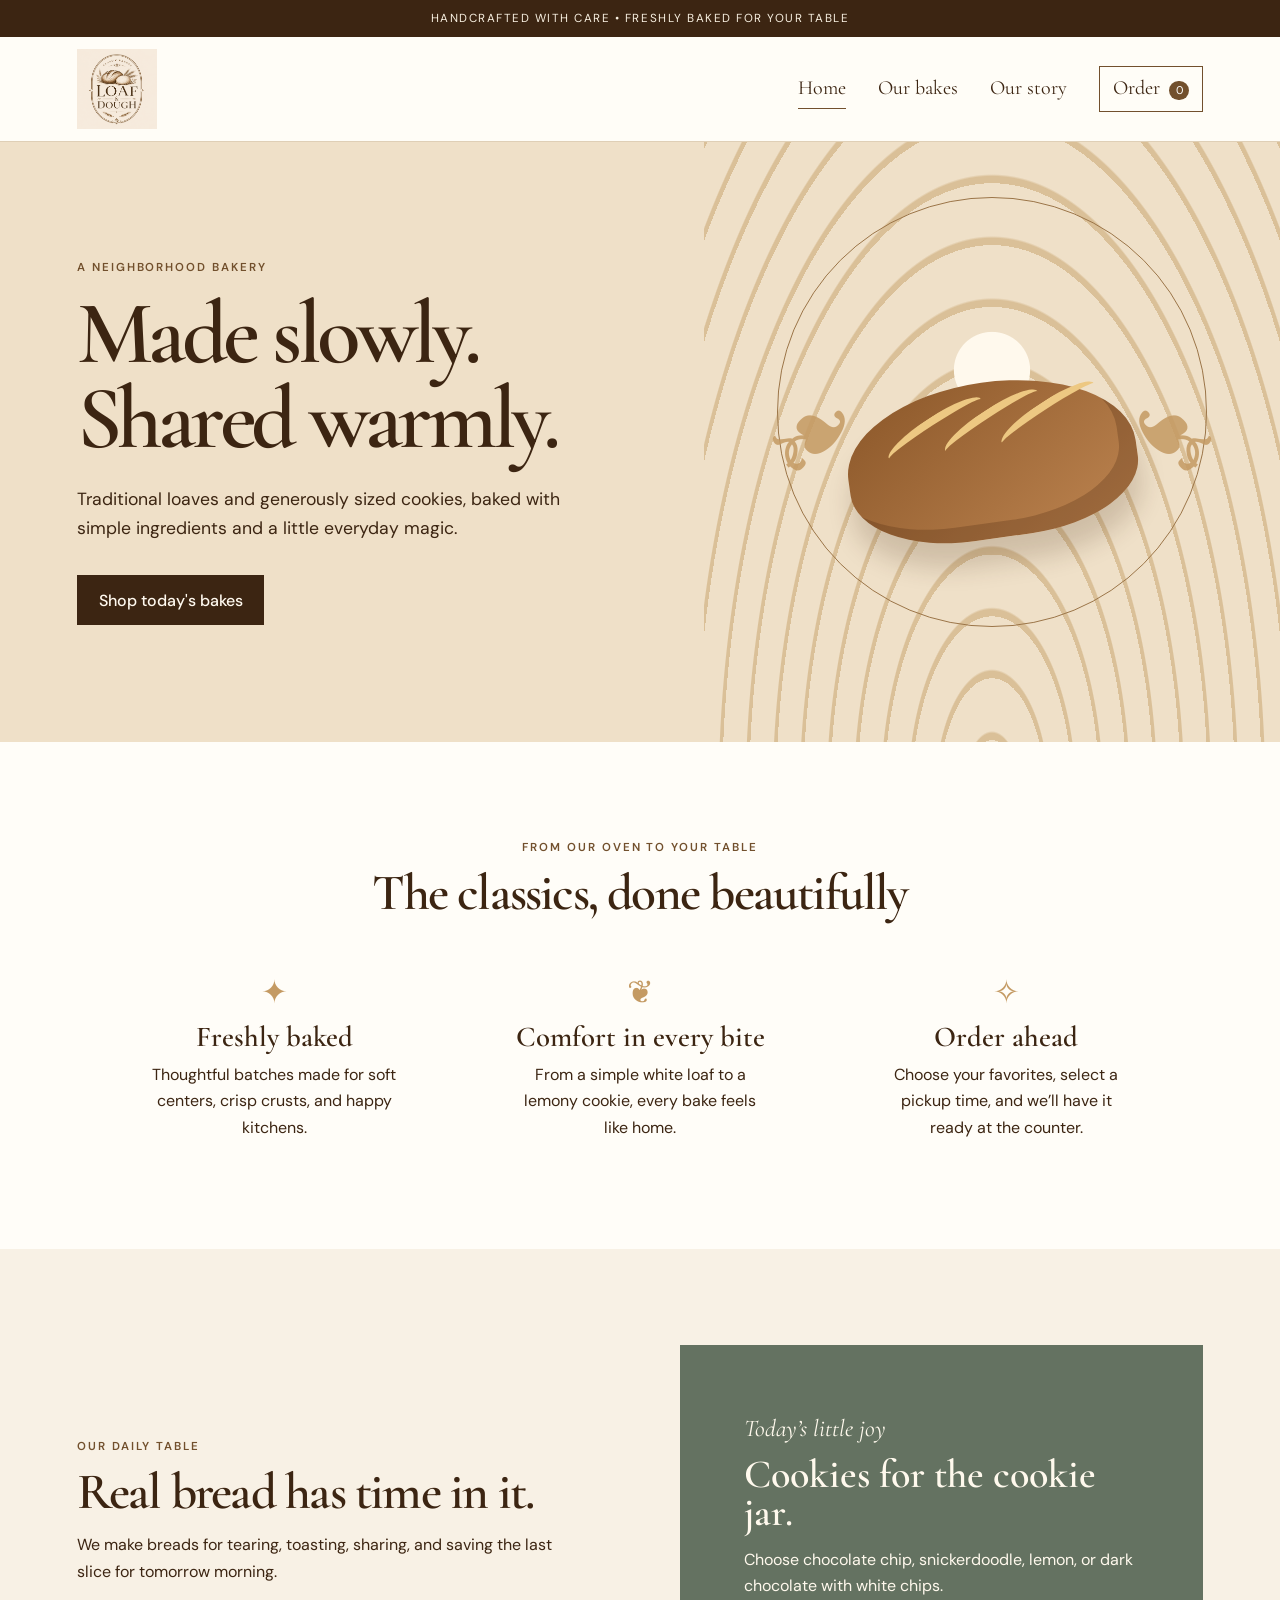
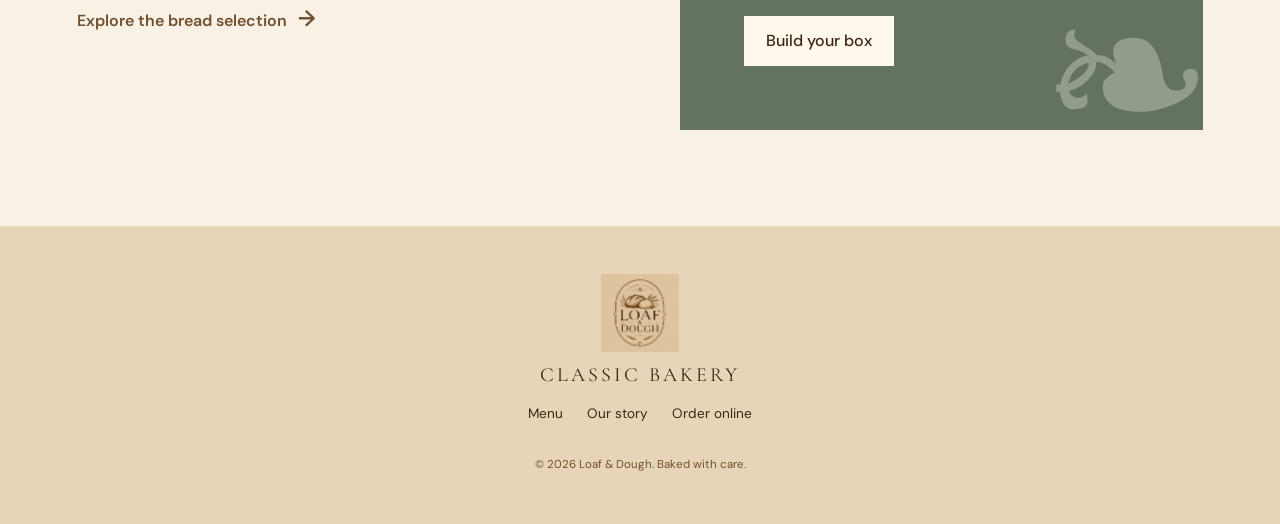
<file: index.html>
<!doctype html>
<html lang="en">
<head>
  <meta charset="utf-8">
  <meta name="viewport" content="width=device-width, initial-scale=1">
  <title>Loaf &amp; Dough | Classic Bakery</title>
  <link rel="preconnect" href="https://fonts.googleapis.com">
  <link rel="preconnect" href="https://fonts.gstatic.com" crossorigin>
  <link href="https://fonts.googleapis.com/css2?family=Cormorant+Garamond:wght@400;500;600;700&family=DM+Sans:wght@400;500;600&display=swap" rel="stylesheet">
  <link rel="stylesheet" href="assets/styles.css">
</head>
<body>
  <div class="announcement">Handcrafted with care • Freshly baked for your table</div>
  <header class="site-header">
    <a class="brand" href="index.html" aria-label="Loaf and Dough home"><img src="assets/loaf-and-dough-logo.png" alt="Loaf & Dough Classic Bakery"></a>
    <button class="nav-toggle" aria-expanded="false" aria-controls="primary-nav">Menu</button>
    <nav id="primary-nav" class="primary-nav" aria-label="Primary navigation">
      <a class="active" href="index.html">Home</a><a href="menu.html">Our bakes</a><a href="about.html">Our story</a><a class="cart-link" href="order.html">Order <span class="cart-count">0</span></a>
    </nav>
  </header>
  <main>
    <section class="hero">
      <div class="hero-copy">
        <p class="eyebrow">A neighborhood bakery</p>
        <h1>Made slowly.<br>Shared warmly.</h1>
        <p class="lead">Traditional loaves and generously sized cookies, baked with simple ingredients and a little everyday magic.</p>
        <a class="button" href="menu.html">Shop today's bakes</a>
      </div>
      <div class="hero-art" aria-hidden="true"><div class="sun"></div><div class="loaf-shape"><span></span><span></span><span></span></div><div class="wheat wheat-left">❧</div><div class="wheat wheat-right">❧</div></div>
    </section>
    <section class="section feature-section">
      <p class="eyebrow center">From our oven to your table</p>
      <h2 class="center">The classics, done beautifully</h2>
      <div class="feature-grid">
        <article><div class="feature-icon">✦</div><h3>Freshly baked</h3><p>Thoughtful batches made for soft centers, crisp crusts, and happy kitchens.</p></article>
        <article><div class="feature-icon">❦</div><h3>Comfort in every bite</h3><p>From a simple white loaf to a lemony cookie, every bake feels like home.</p></article>
        <article><div class="feature-icon">✧</div><h3>Order ahead</h3><p>Choose your favorites, select a pickup time, and we’ll have it ready at the counter.</p></article>
      </div>
    </section>
    <section class="section split-callout">
      <div><p class="eyebrow">Our daily table</p><h2>Real bread has time in it.</h2><p>We make breads for tearing, toasting, sharing, and saving the last slice for tomorrow morning.</p><a href="menu.html" class="text-link">Explore the bread selection <span>→</span></a></div>
      <div class="callout-card"><p class="script">Today’s little joy</p><h3>Cookies for the cookie jar.</h3><p>Choose chocolate chip, snickerdoodle, lemon, or dark chocolate with white chips.</p><a class="button button-light" href="order.html#cookies">Build your box</a></div>
    </section>
  </main>
  <footer><img src="assets/loaf-and-dough-logo.png" alt="Loaf & Dough"><p>Classic Bakery</p><div><a href="menu.html">Menu</a><a href="about.html">Our story</a><a href="order.html">Order online</a></div><small>© 2026 Loaf &amp; Dough. Baked with care.</small></footer>
  <script src="assets/app.js"></script>
</body>
</html>
</file>
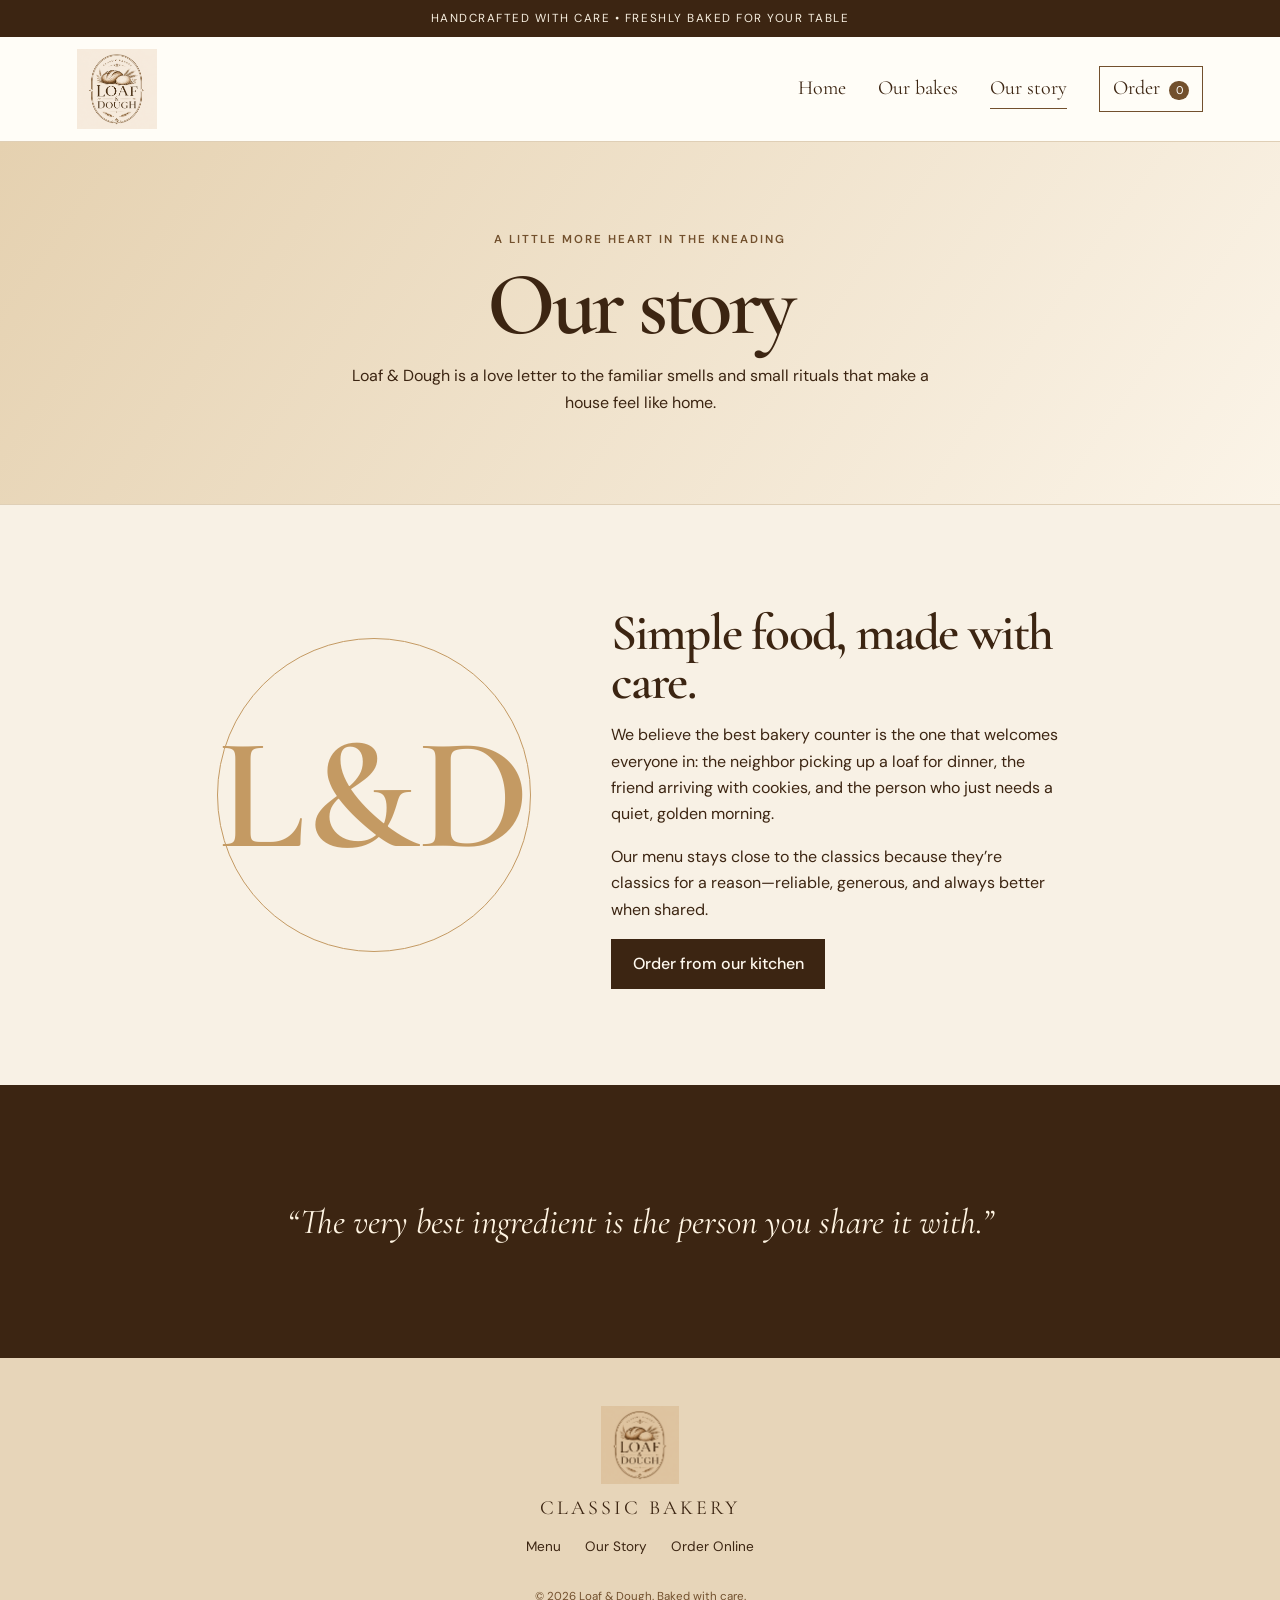
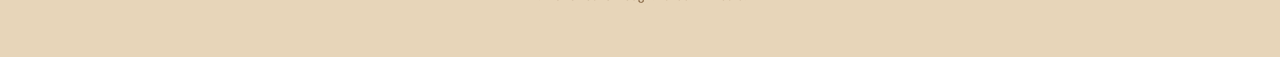
<file: about.html>
<!doctype html>
<html lang="en"><head><meta charset="utf-8"><meta name="viewport" content="width=device-width, initial-scale=1"><title>Our Story | Loaf &amp; Dough</title><link rel="preconnect" href="https://fonts.googleapis.com"><link rel="preconnect" href="https://fonts.gstatic.com" crossorigin><link href="https://fonts.googleapis.com/css2?family=Cormorant+Garamond:wght@400;500;600;700&family=DM+Sans:wght@400;500;600&display=swap" rel="stylesheet"><link rel="stylesheet" href="assets/styles.css"></head>
<body><div class="announcement">Handcrafted with care • Freshly baked for your table</div><header class="site-header"><a class="brand" href="index.html" aria-label="Loaf and Dough home"><img src="assets/loaf-and-dough-logo.png" alt="Loaf & Dough Classic Bakery"></a><button class="nav-toggle" aria-expanded="false" aria-controls="primary-nav">Menu</button><nav id="primary-nav" class="primary-nav" aria-label="Primary navigation"><a href="index.html">Home</a><a href="menu.html">Our bakes</a><a class="active" href="about.html">Our story</a><a class="cart-link" href="order.html">Order <span class="cart-count">0</span></a></nav></header>
<main><section class="page-hero story-hero"><p class="eyebrow">A little more heart in the kneading</p><h1>Our story</h1><p>Loaf &amp; Dough is a love letter to the familiar smells and small rituals that make a house feel like home.</p></section><section class="section story-content"><div class="story-mark">L&amp;D</div><div><h2>Simple food, made with care.</h2><p>We believe the best bakery counter is the one that welcomes everyone in: the neighbor picking up a loaf for dinner, the friend arriving with cookies, and the person who just needs a quiet, golden morning.</p><p>Our menu stays close to the classics because they’re classics for a reason—reliable, generous, and always better when shared.</p><a href="order.html" class="button">Order from our kitchen</a></div></section><section class="quote"><p>“The very best ingredient is the person you share it with.”</p></section></main><footer><img src="assets/loaf-and-dough-logo.png" alt="Loaf & Dough"><p>Classic Bakery</p><div><a href="menu.html">Menu</a><a href="about.html">Our Story</a><a href="order.html">Order Online</a></div><small>© 2026 Loaf &amp; Dough. Baked with care.</small></footer><script src="assets/app.js"></script></body></html>
</file>
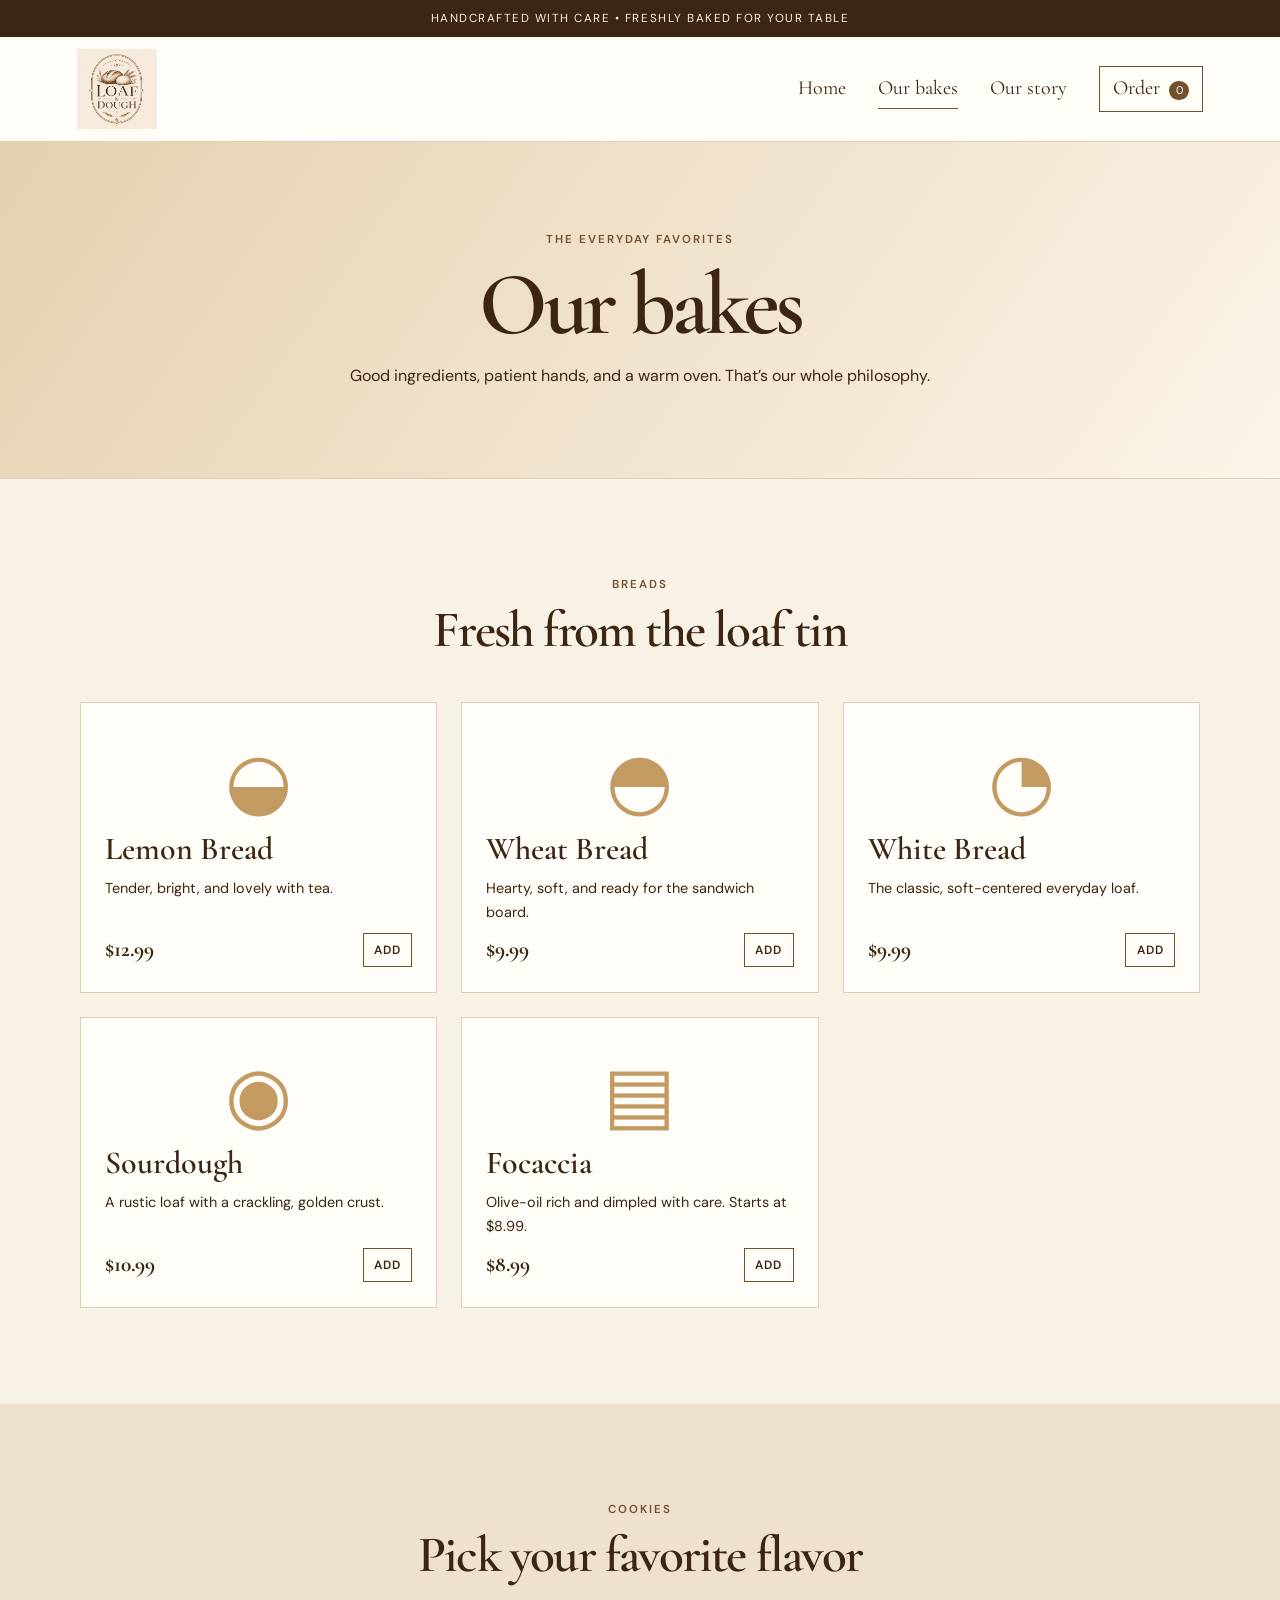
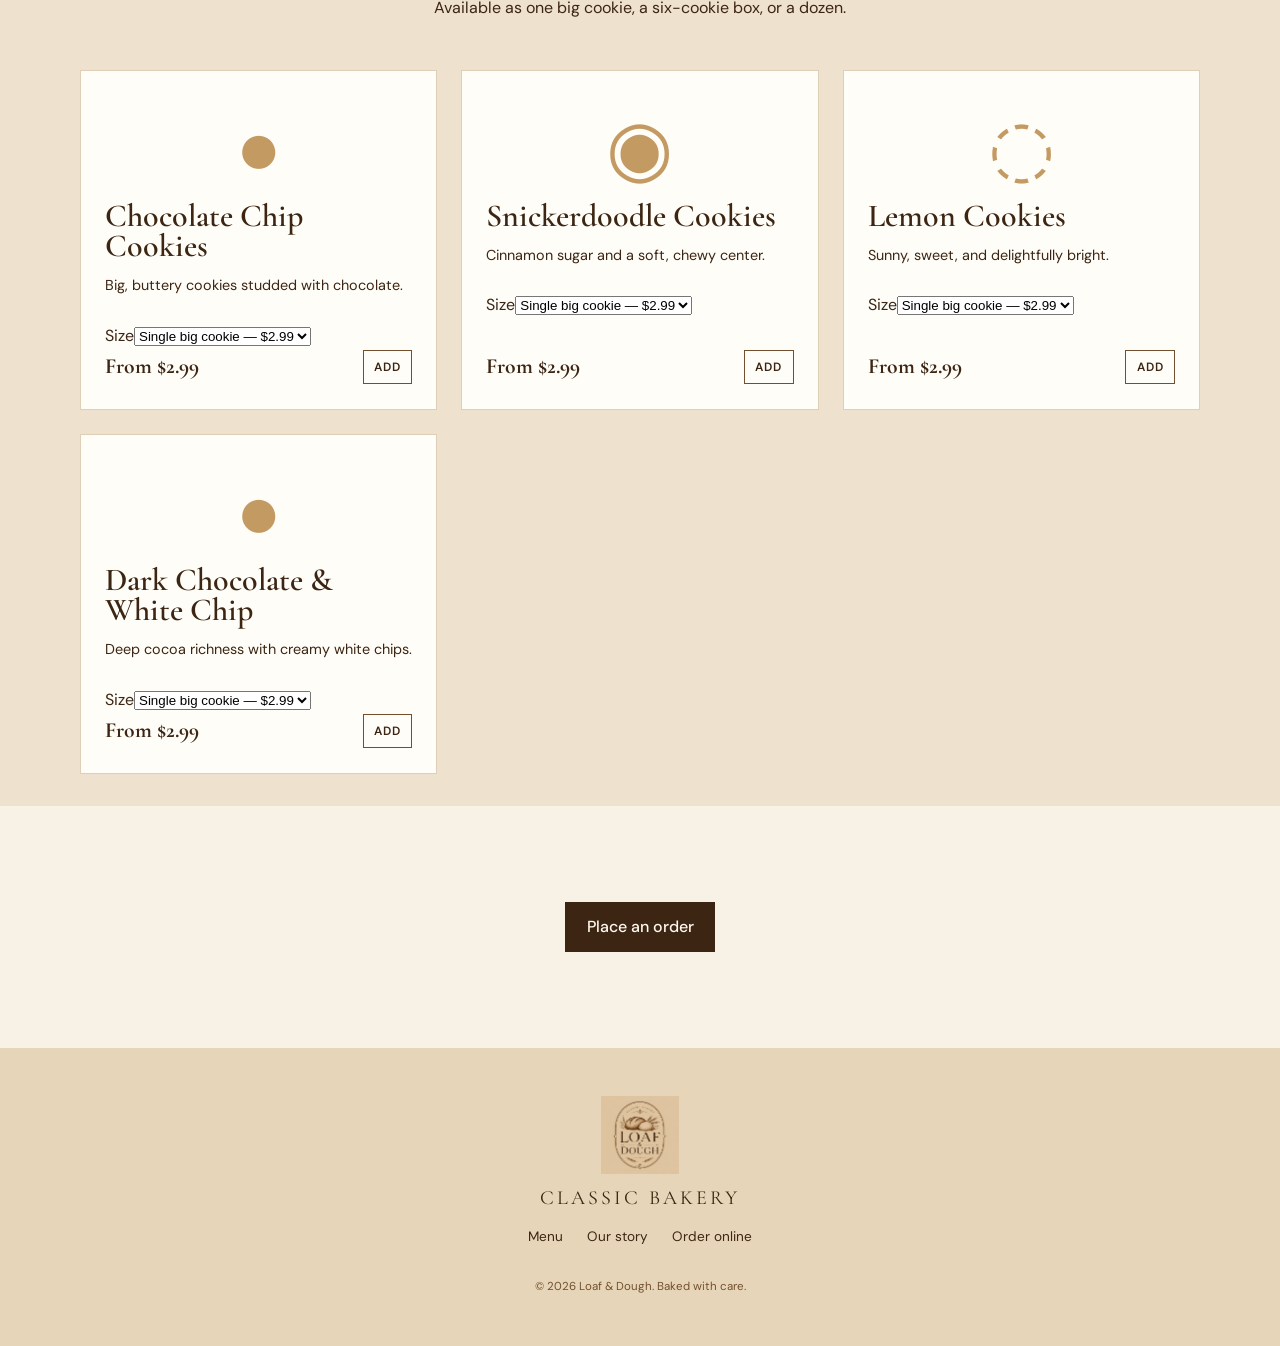
<file: menu.html>
<!doctype html>
<html lang="en"><head><meta charset="utf-8"><meta name="viewport" content="width=device-width, initial-scale=1"><title>Our Bakes | Loaf &amp; Dough</title><link rel="preconnect" href="https://fonts.googleapis.com"><link rel="preconnect" href="https://fonts.gstatic.com" crossorigin><link href="https://fonts.googleapis.com/css2?family=Cormorant+Garamond:wght@400;500;600;700&family=DM+Sans:wght@400;500;600&display=swap" rel="stylesheet"><link rel="stylesheet" href="assets/styles.css"></head>
<body><div class="announcement">Handcrafted with care • Freshly baked for your table</div><header class="site-header"><a class="brand" href="index.html" aria-label="Loaf and Dough home"><img src="assets/loaf-and-dough-logo.png" alt="Loaf & Dough Classic Bakery"></a><button class="nav-toggle" aria-expanded="false" aria-controls="primary-nav">Menu</button><nav id="primary-nav" class="primary-nav" aria-label="Primary navigation"><a href="index.html">Home</a><a class="active" href="menu.html">Our bakes</a><a href="about.html">Our story</a><a class="cart-link" href="order.html">Order <span class="cart-count">0</span></a></nav></header>
<main><section class="page-hero"><p class="eyebrow">The everyday favorites</p><h1>Our bakes</h1><p>Good ingredients, patient hands, and a warm oven. That’s our whole philosophy.</p></section><section class="section menu-section"><div class="menu-heading"><p class="eyebrow">Breads</p><h2>Fresh from the loaf tin</h2></div><div class="product-grid" data-category="bread"></div></section><section class="section menu-section cookie-section" id="cookies"><div class="menu-heading"><p class="eyebrow">Cookies</p><h2>Pick your favorite flavor</h2><p>Available as one big cookie, a six-cookie box, or a dozen.</p></div><div class="product-grid" data-category="cookie"></div></section><section class="section center"><a class="button" href="order.html">Place an order</a></section></main><footer><img src="assets/loaf-and-dough-logo.png" alt="Loaf & Dough"><p>Classic Bakery</p><div><a href="menu.html">Menu</a><a href="about.html">Our story</a><a href="order.html">Order online</a></div><small>© 2026 Loaf &amp; Dough. Baked with care.</small></footer><script src="assets/app.js"></script></body></html>
</file>
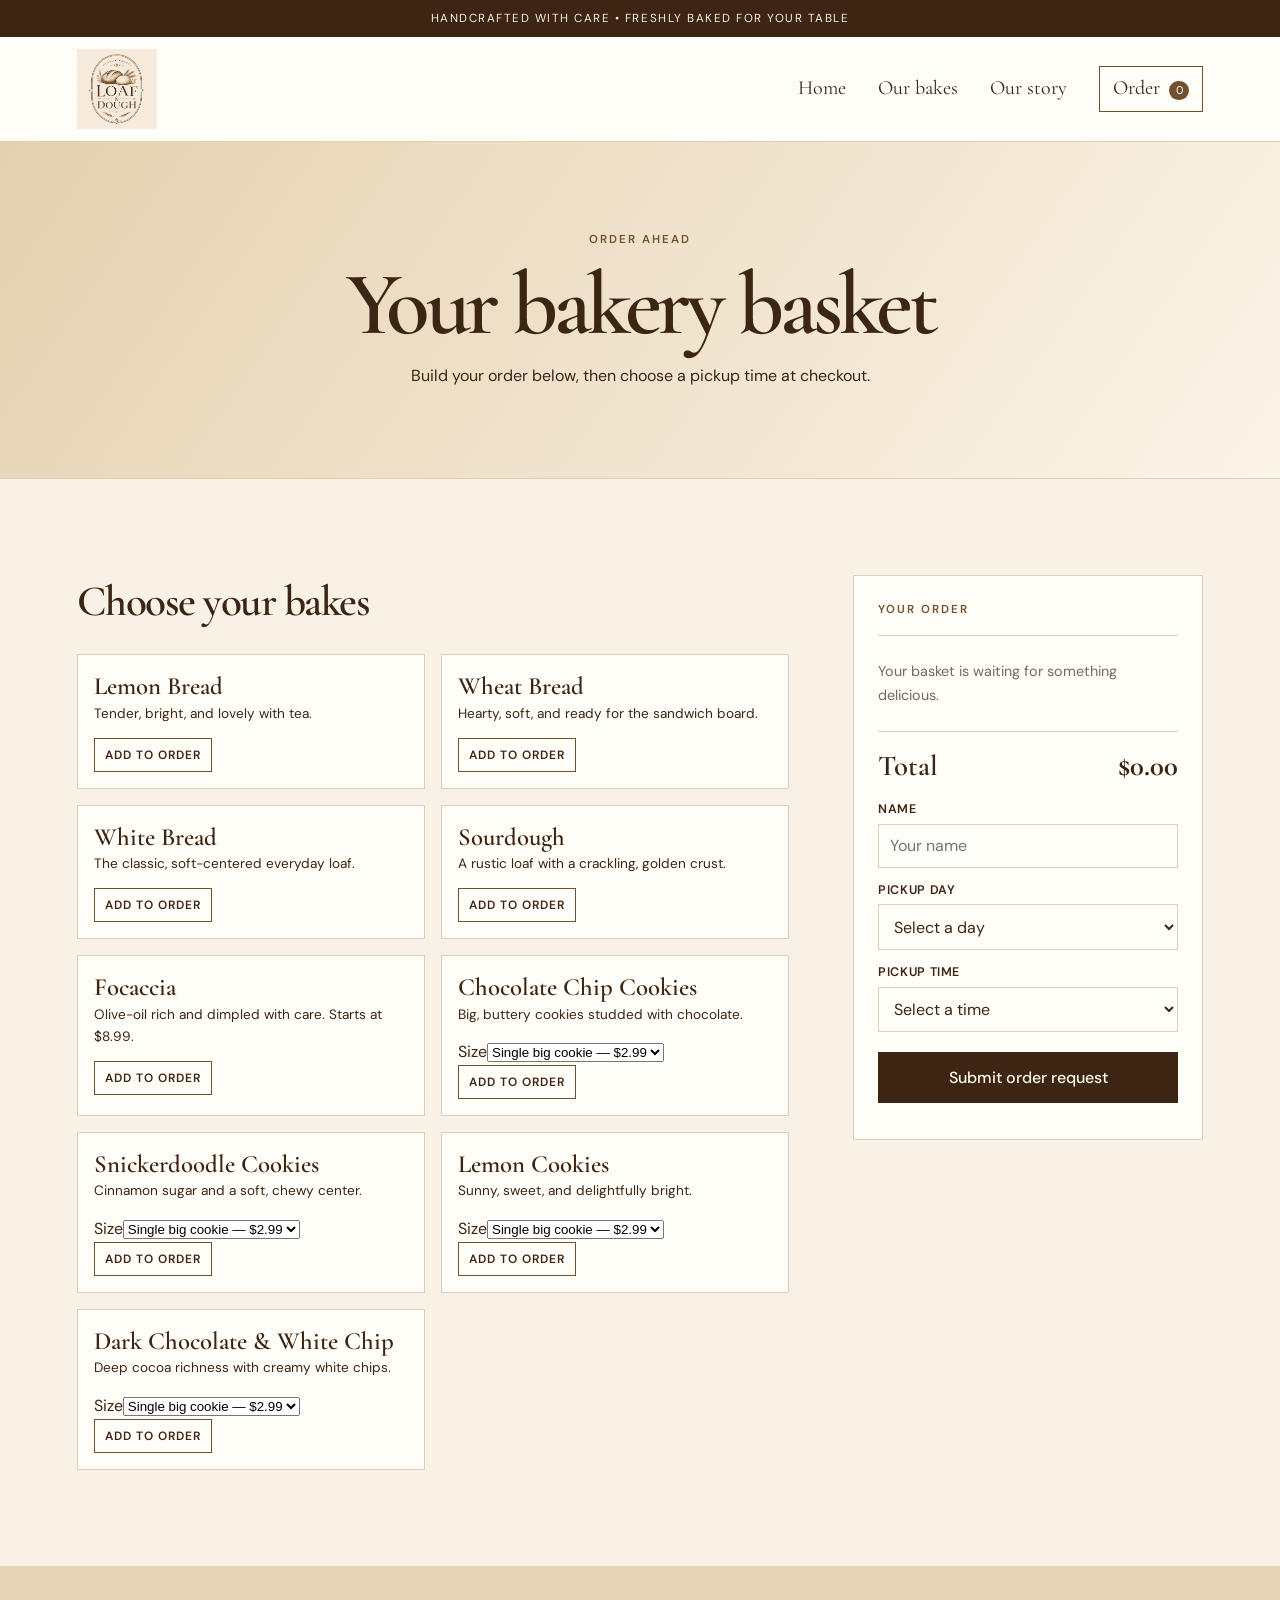
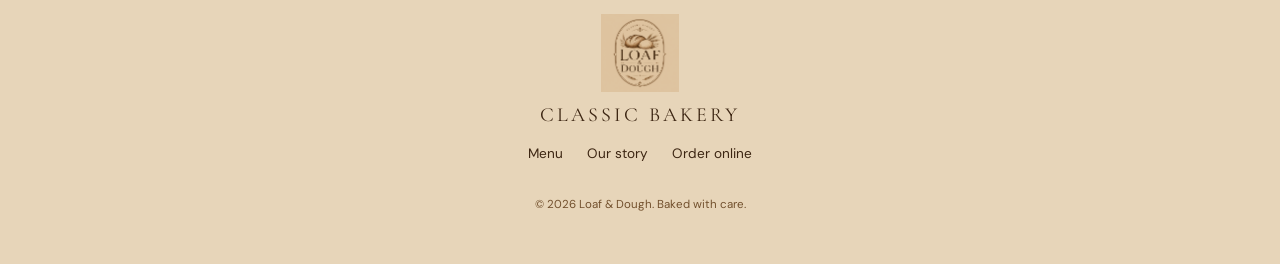
<file: order.html>
<!doctype html>
<html lang="en"><head><meta charset="utf-8"><meta name="viewport" content="width=device-width, initial-scale=1"><title>Order Online | Loaf &amp; Dough</title><link rel="preconnect" href="https://fonts.googleapis.com"><link rel="preconnect" href="https://fonts.gstatic.com" crossorigin><link href="https://fonts.googleapis.com/css2?family=Cormorant+Garamond:wght@400;500;600;700&family=DM+Sans:wght@400;500;600&display=swap" rel="stylesheet"><link rel="stylesheet" href="assets/styles.css"></head>
<body><div class="announcement">Handcrafted with care • Freshly baked for your table</div><header class="site-header"><a class="brand" href="index.html" aria-label="Loaf and Dough home"><img src="assets/loaf-and-dough-logo.png" alt="Loaf & Dough Classic Bakery"></a><button class="nav-toggle" aria-expanded="false" aria-controls="primary-nav">Menu</button><nav id="primary-nav" class="primary-nav" aria-label="Primary navigation"><a href="index.html">Home</a><a href="menu.html">Our bakes</a><a href="about.html">Our story</a><a class="cart-link active" href="order.html">Order <span class="cart-count">0</span></a></nav></header>
<main><section class="page-hero order-hero"><p class="eyebrow">Order ahead</p><h1>Your bakery basket</h1><p>Build your order below, then choose a pickup time at checkout.</p></section><section class="section order-layout"><div><h2 class="order-title">Choose your bakes</h2><div class="order-products"></div></div><aside class="cart-panel"><p class="eyebrow">Your order</p><div class="cart-items" aria-live="polite"></div><div class="cart-total"><span>Total</span><strong>$0.00</strong></div><form class="checkout-form"><label>Name<input required name="name" autocomplete="name" placeholder="Your name"></label><label>Pickup day<select required name="day"><option value="">Select a day</option><option>Today</option><option>Tomorrow</option><option>This weekend</option></select></label><label>Pickup time<select required name="time"><option value="">Select a time</option><option>9:00 AM</option><option>11:00 AM</option><option>1:00 PM</option><option>3:00 PM</option></select></label><button class="button" type="submit">Submit order request</button><p class="form-message" role="status"></p></form></aside></section></main><footer><img src="assets/loaf-and-dough-logo.png" alt="Loaf & Dough"><p>Classic Bakery</p><div><a href="menu.html">Menu</a><a href="about.html">Our story</a><a href="order.html">Order online</a></div><small>© 2026 Loaf &amp; Dough. Baked with care.</small></footer><script src="assets/app.js"></script></body></html>
</file>
<file: assets/styles.css>
:root{--ink:#3c2512;--brown:#72502d;--cream:#f8f1e5;--paper:#fffdf8;--wheat:#c49a63;--line:#dfcfb6;--sage:#647261}*{box-sizing:border-box}html{scroll-behavior:smooth}body{margin:0;background:var(--cream);color:var(--ink);font-family:'DM Sans',sans-serif;font-size:16px;line-height:1.65}.announcement{background:var(--ink);color:#f8f0e1;text-align:center;font-size:.73rem;letter-spacing:.13em;text-transform:uppercase;padding:.55rem 1rem}.site-header{background:rgba(255,253,248,.94);border-bottom:1px solid var(--line);padding:12px 6vw;display:flex;align-items:center;justify-content:space-between;min-height:102px;position:sticky;top:0;z-index:5}.brand img{width:80px;height:80px;object-fit:contain;display:block}.primary-nav{display:flex;align-items:center;gap:2rem}.primary-nav a{color:var(--ink);font-family:'Cormorant Garamond',serif;font-size:1.25rem;text-decoration:none;position:relative}.primary-nav a:not(.cart-link):after{content:"";position:absolute;left:0;bottom:-4px;width:0;height:1px;background:var(--brown);transition:width .2s}.primary-nav a:hover:after,.primary-nav a.active:after{width:100%}.cart-link{border:1px solid var(--brown);padding:.35rem .85rem}.cart-count{display:inline-grid;place-items:center;min-width:1.2rem;height:1.2rem;background:var(--brown);color:#fff;border-radius:50%;font-family:'DM Sans',sans-serif;font-size:.7rem;margin-left:.25rem}.nav-toggle{display:none;background:none;border:1px solid var(--brown);color:var(--ink);font-family:inherit;padding:.4rem .7rem}.hero{min-height:600px;display:grid;grid-template-columns:1.1fr .9fr;align-items:center;overflow:hidden;background:#efe0c8}.hero-copy{padding:5rem max(6vw,2rem);position:relative;z-index:1}.eyebrow{color:var(--brown);font-size:.72rem;letter-spacing:.17em;text-transform:uppercase;font-weight:600;margin:0 0 .75rem}.center{text-align:center}h1,h2,h3{font-family:'Cormorant Garamond',serif;line-height:.95;font-weight:600;margin:.15em 0}h1{font-size:clamp(3.5rem,7vw,6.5rem);letter-spacing:-.05em}h2{font-size:clamp(2.45rem,4vw,4rem);letter-spacing:-.035em}h3{font-size:1.8rem}.lead{max-width:31rem;font-size:1.1rem;margin:1.5rem 0 2rem}.button{display:inline-block;background:var(--ink);border:1px solid var(--ink);color:#fff9ef;font:500 1rem 'DM Sans',sans-serif;text-decoration:none;padding:.85rem 1.3rem;cursor:pointer;transition:.2s}.button:hover{background:var(--brown);border-color:var(--brown)}.button-light{background:#fff8ec;color:var(--ink);border-color:#fff8ec}.hero-art{height:100%;min-height:600px;position:relative;background:radial-gradient(circle at 50% 38%,#fff9ed 0 8%,transparent 8.2%),repeating-radial-gradient(ellipse at 50% 110%,#dac098 0 3px,transparent 4px 27px)}.sun{width:430px;height:430px;border:1px solid #9b7548;border-radius:50%;position:absolute;left:50%;top:45%;transform:translate(-50%,-50%)}.loaf-shape{position:absolute;width:290px;height:156px;background:linear-gradient(145deg,#8b5729,#bd8450);border-radius:50% 50% 40% 40%;left:50%;top:53%;transform:translate(-50%,-50%) rotate(-8deg);box-shadow:inset -17px -16px rgba(62,32,11,.24),0 25px 25px rgba(64,38,18,.18)}.loaf-shape span{position:absolute;width:110px;height:25px;border-top:8px solid #edc882;border-radius:50%;top:27px;transform:rotate(-25deg)}.loaf-shape span:nth-child(1){left:38px}.loaf-shape span:nth-child(2){left:95px}.loaf-shape span:nth-child(3){left:152px}.wheat{position:absolute;font:7rem 'Cormorant Garamond';color:var(--wheat);top:38%;opacity:.85}.wheat-left{left:11%;transform:rotate(-40deg)}.wheat-right{right:11%;transform:rotate(40deg) scaleX(-1)}.section{padding:6rem max(6vw,2rem)}.feature-section{background:var(--paper)}.feature-grid{margin:3rem auto 0;max-width:1050px;display:grid;grid-template-columns:repeat(3,1fr);gap:3rem;text-align:center}.feature-icon{font-size:2rem;color:var(--wheat)}.feature-grid p{max-width:16rem;margin:.75rem auto}.split-callout{display:grid;grid-template-columns:1fr 1fr;gap:5rem;align-items:center}.split-callout>div:first-child{max-width:31rem}.text-link{color:var(--brown);font-weight:600;text-decoration:none}.text-link span{margin-left:.45rem;font-size:1.4rem}.callout-card{padding:4rem;min-height:315px;background:var(--sage);color:#fff9ed;position:relative;overflow:hidden}.callout-card:after{content:"❧";position:absolute;right:-.7rem;bottom:-4.8rem;color:#c8d0bd;font:13rem 'Cormorant Garamond';opacity:.45}.callout-card>*{position:relative;z-index:1}.script{font-family:'Cormorant Garamond';font-size:1.5rem;font-style:italic;margin:0}.callout-card h3{font-size:2.5rem}.page-hero{padding:5.5rem 2rem;text-align:center;background:linear-gradient(125deg,#e5d1b0,#fbf4e8);border-bottom:1px solid var(--line)}.page-hero p:not(.eyebrow){max-width:38rem;margin:1rem auto 0}.menu-section{padding-bottom:2rem}.menu-heading{text-align:center;margin-bottom:3rem}.product-grid{max-width:1120px;margin:auto;display:grid;grid-template-columns:repeat(3,1fr);gap:1.5rem}.product-card{background:var(--paper);border:1px solid var(--line);padding:1.5rem;display:flex;flex-direction:column;min-height:255px}.product-card .illustration{height:95px;margin:-.6rem 0 1rem;display:grid;place-items:center;font-size:4.8rem;color:var(--wheat)}.product-card h3{font-size:2rem}.product-card p{font-size:.9rem;min-height:2.8em;margin:.5rem 0}.product-foot{margin-top:auto;display:flex;justify-content:space-between;align-items:center;font-family:'Cormorant Garamond';font-size:1.35rem;font-weight:700}.small-add{border:1px solid var(--brown);background:transparent;color:var(--ink);font:600 .75rem 'DM Sans';letter-spacing:.08em;text-transform:uppercase;padding:.5rem .65rem;cursor:pointer}.small-add:hover{background:var(--ink);color:#fff}.cookie-section{background:#eee1ce;margin-top:4rem}.story-content{max-width:1000px;margin:auto;display:grid;grid-template-columns:.8fr 1.2fr;gap:5rem;align-items:center}.story-mark{font:600 clamp(5rem,15vw,10rem) 'Cormorant Garamond';color:var(--wheat);border:1px solid var(--wheat);aspect-ratio:1;display:grid;place-items:center;border-radius:50%}.quote{padding:5rem 2rem;background:var(--ink);color:#fff4e2;text-align:center;font:italic 2.2rem 'Cormorant Garamond'}.order-layout{display:grid;grid-template-columns:minmax(0,1fr) 350px;gap:4rem;align-items:start}.order-title{font-size:2.7rem;margin-bottom:2rem}.order-products{display:grid;grid-template-columns:repeat(2,1fr);gap:1rem}.order-item{background:var(--paper);border:1px solid var(--line);padding:1rem}.order-item h3{font-size:1.55rem}.order-item p{font-size:.85rem;margin:.25rem 0 .8rem}.order-item footer{display:flex;justify-content:space-between;align-items:center;margin:0;background:none;padding:0;border:0}.cart-panel{background:var(--paper);border:1px solid var(--line);padding:1.5rem;position:sticky;top:125px}.cart-items{min-height:80px;border-top:1px solid var(--line);border-bottom:1px solid var(--line);padding:.6rem 0;margin:1rem 0}.empty-cart{color:#766a5c;font-size:.9rem}.cart-item{display:grid;grid-template-columns:1fr auto;gap:.25rem;padding:.45rem 0;font-size:.85rem}.cart-item button{background:none;border:0;color:var(--brown);text-align:left;padding:0;font:inherit;text-decoration:underline;cursor:pointer}.cart-total{display:flex;justify-content:space-between;font:600 1.8rem 'Cormorant Garamond';margin:1rem 0}.checkout-form{display:grid;gap:.75rem}.checkout-form label{font-size:.78rem;letter-spacing:.05em;text-transform:uppercase;font-weight:600}.checkout-form input,.checkout-form select{display:block;width:100%;margin-top:.25rem;padding:.65rem;border:1px solid var(--line);background:#fffdf8;font:1rem 'DM Sans';color:var(--ink)}.checkout-form .button{margin-top:.5rem}.form-message{font-size:.85rem;margin:0;color:var(--sage);font-weight:600}footer{background:#e7d5b9;text-align:center;padding:3rem 2rem;color:var(--ink)}footer img{width:78px;height:78px;object-fit:contain;mix-blend-mode:multiply}footer p{font:1.25rem 'Cormorant Garamond';margin:.2rem 0 1rem;letter-spacing:.15em;text-transform:uppercase}footer div{display:flex;justify-content:center;gap:1.5rem;margin-bottom:1.5rem}footer a{color:var(--ink);text-decoration:none;font-size:.85rem}footer small{font-size:.72rem;color:#72502d}@media(max-width:720px){.site-header{min-height:78px;padding:8px 1.25rem}.brand img{width:58px;height:58px}.nav-toggle{display:block}.primary-nav{display:none;position:absolute;left:0;right:0;top:77px;background:var(--paper);padding:1rem 1.25rem;border-bottom:1px solid var(--line);flex-direction:column;align-items:stretch;gap:.8rem}.primary-nav.open{display:flex}.primary-nav a{font-size:1.35rem}.hero,.split-callout,.story-content,.order-layout{grid-template-columns:1fr}.hero-copy{padding:4rem 2rem}.hero-art{min-height:380px}.sun{width:290px;height:290px}.loaf-shape{transform:translate(-50%,-50%) scale(.78) rotate(-8deg)}.feature-grid,.product-grid{grid-template-columns:1fr}.split-callout{gap:2rem}.callout-card{padding:3rem 2rem}.section{padding:4rem 1.25rem}.page-hero{padding:4rem 1.25rem}.story-content{gap:2rem}.story-mark{max-width:230px}.order-products{grid-template-columns:1fr}.cart-panel{position:static}.wheat{font-size:5rem}.wheat-left{left:2%}.wheat-right{right:2%}}
</file>
